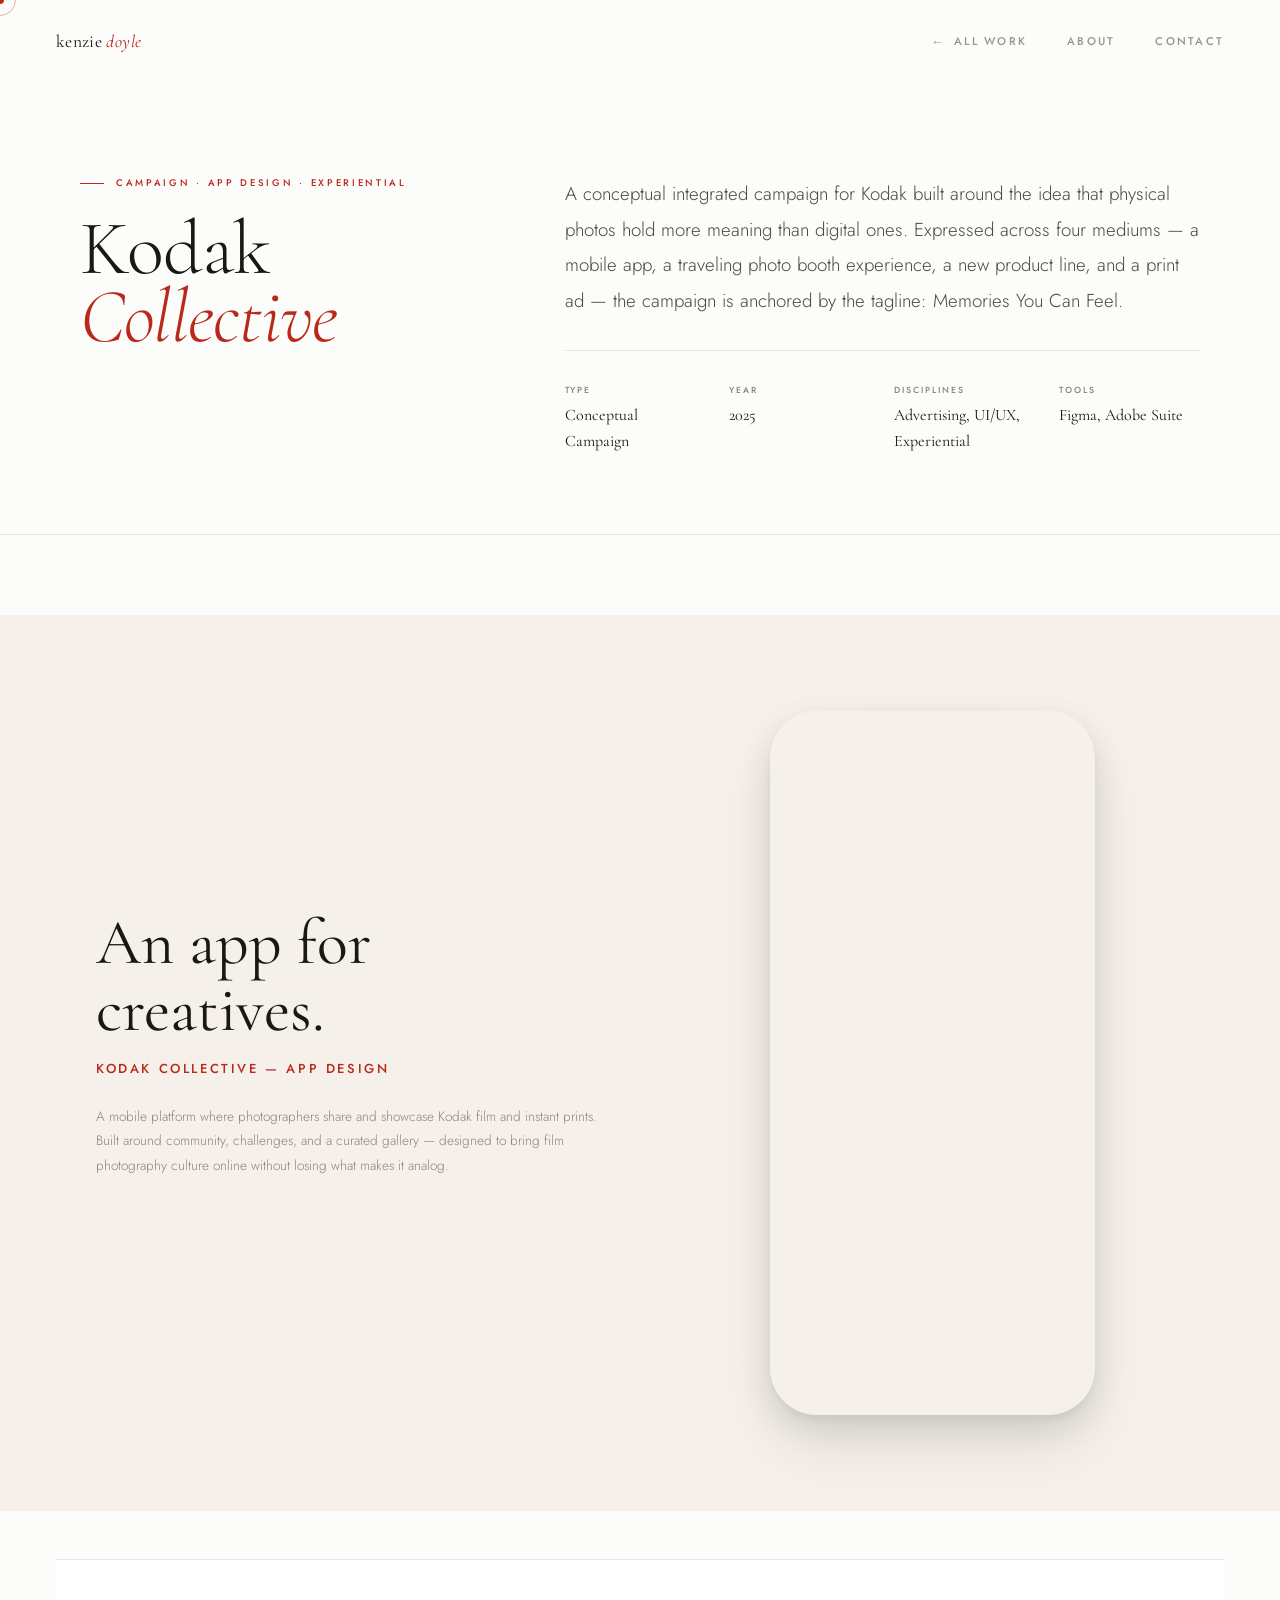
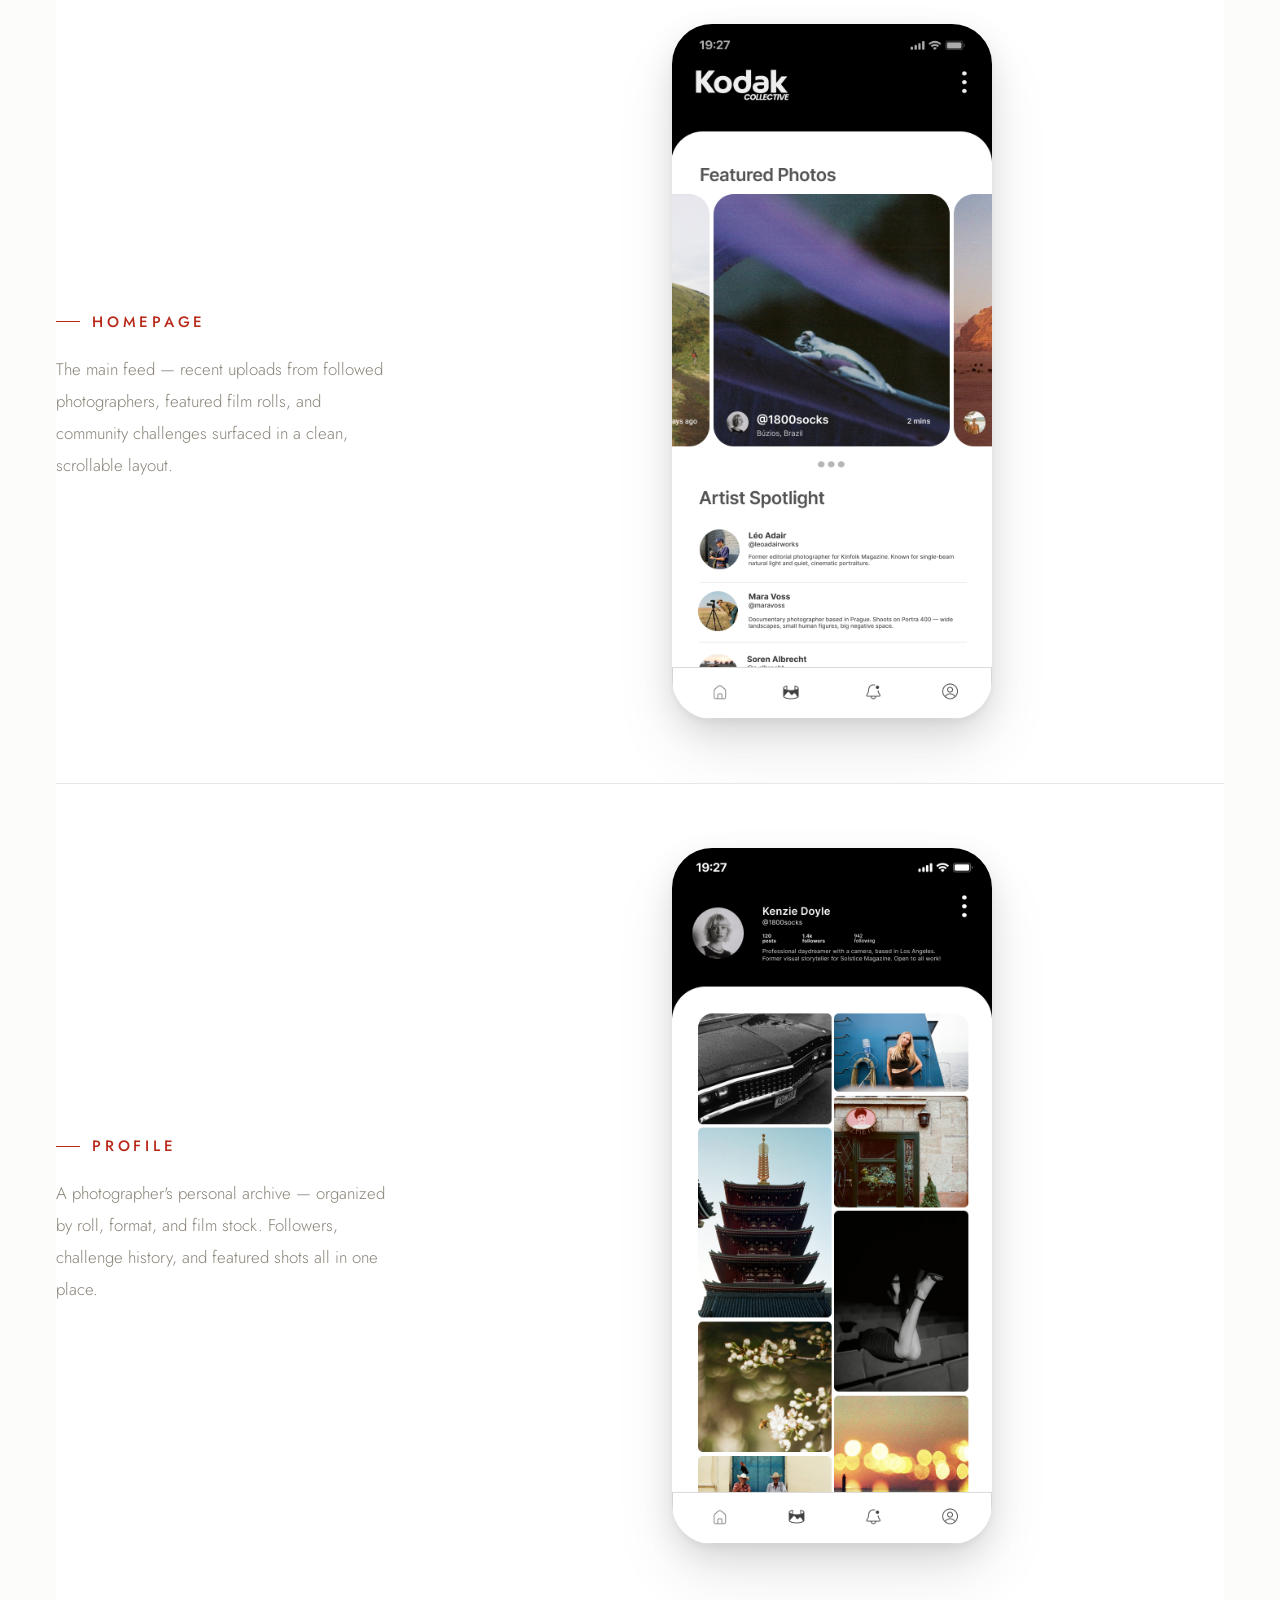
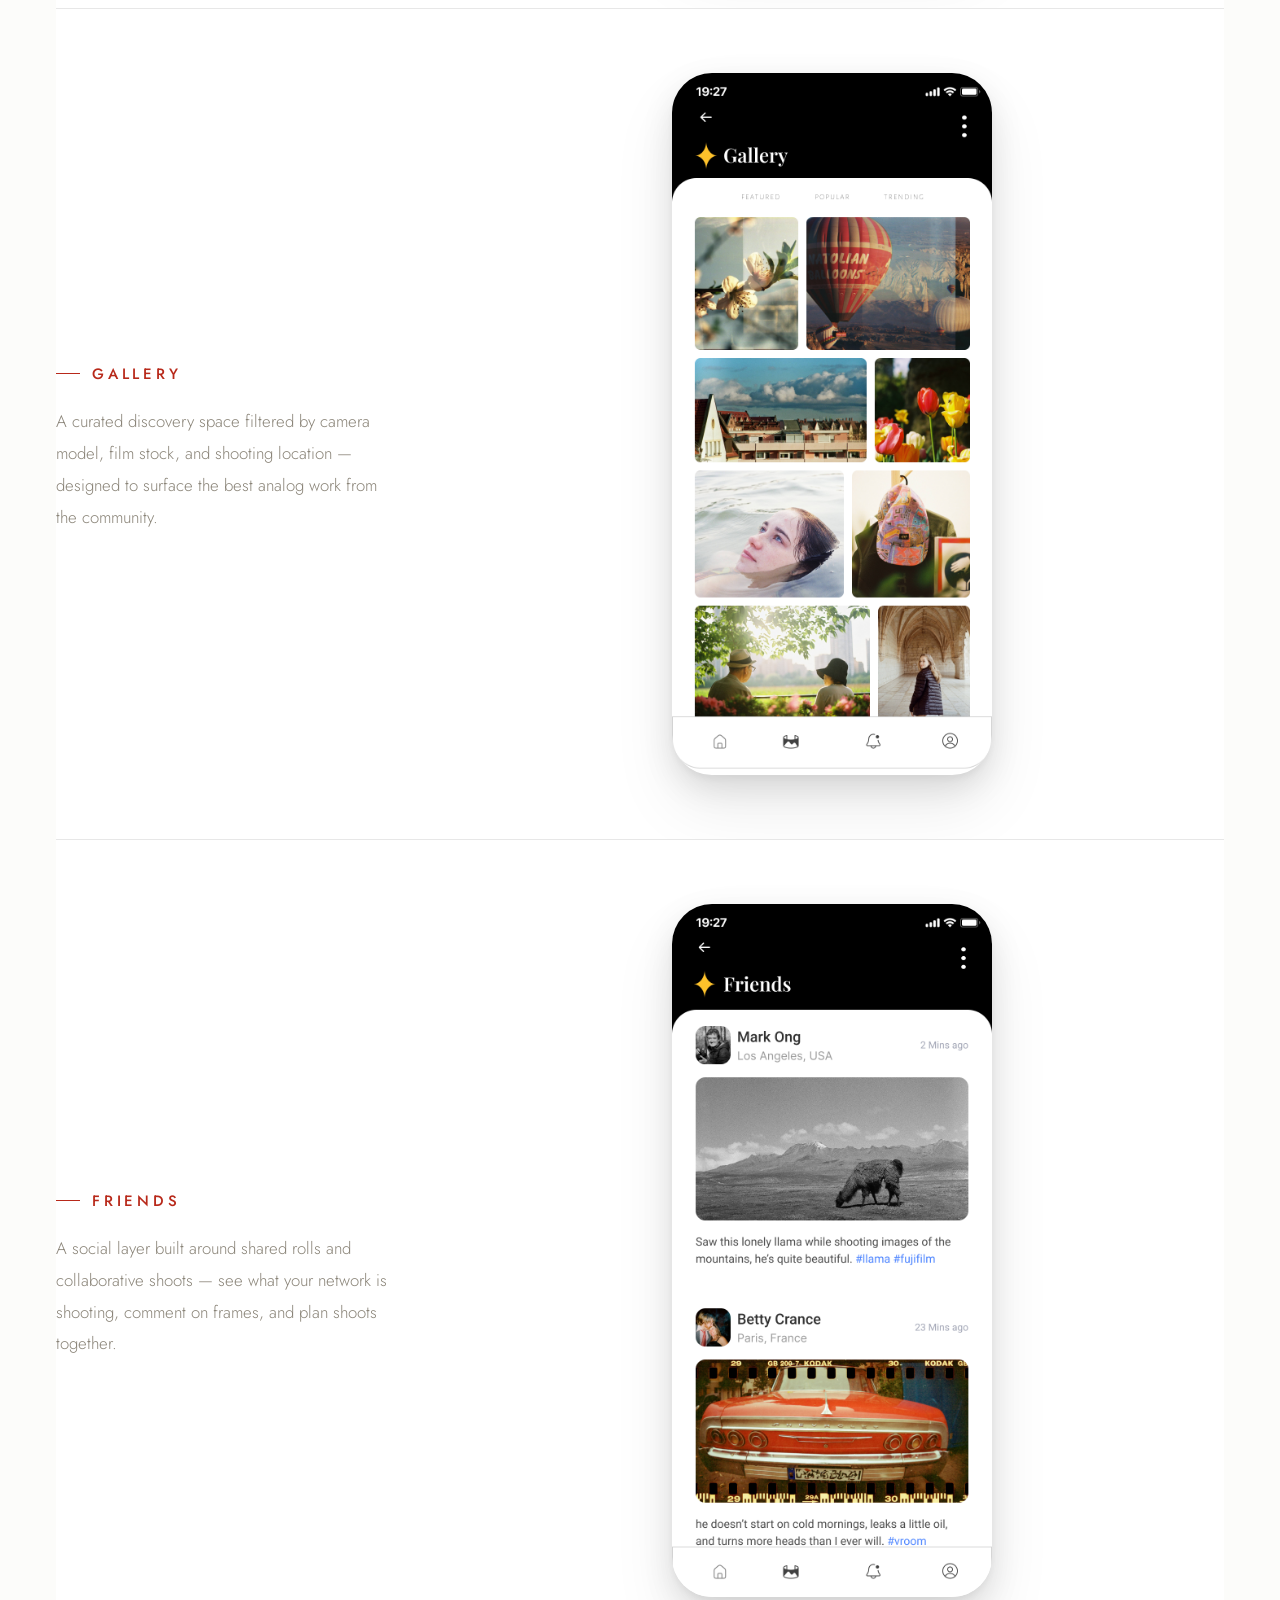
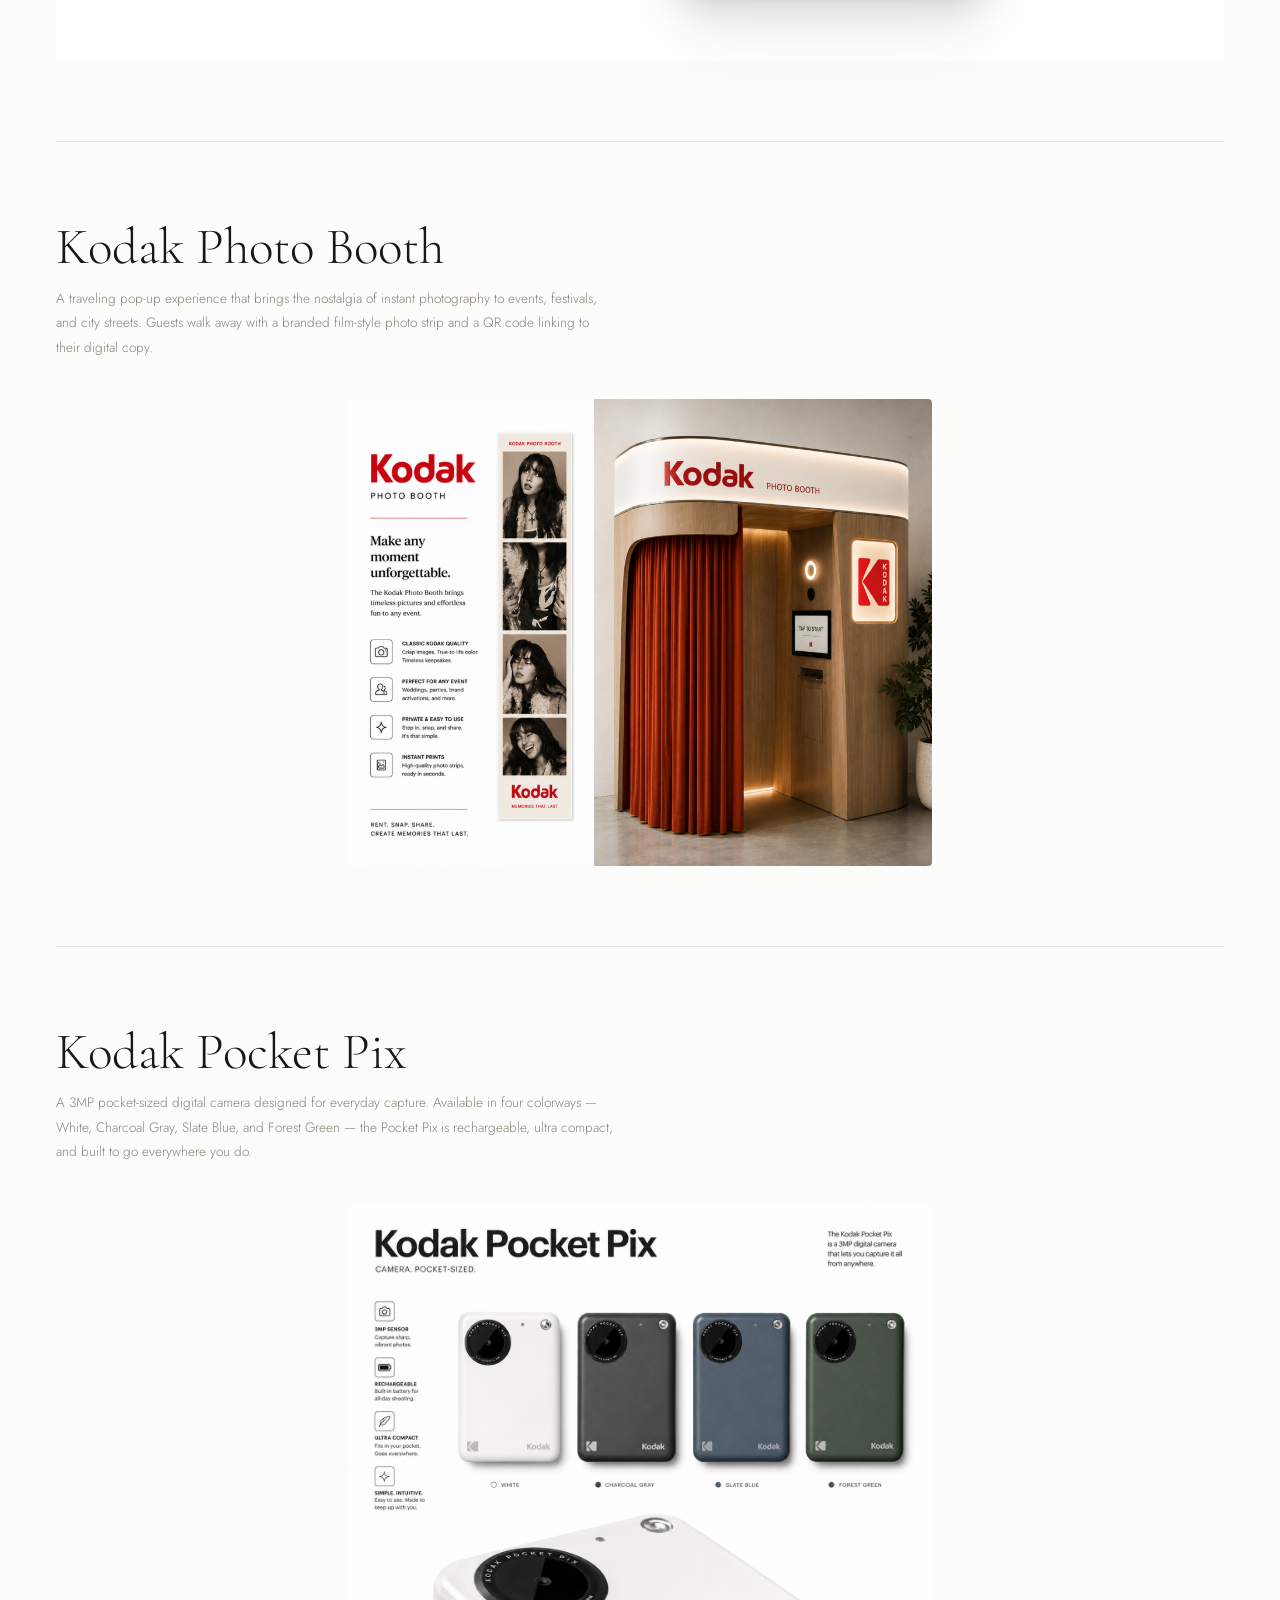
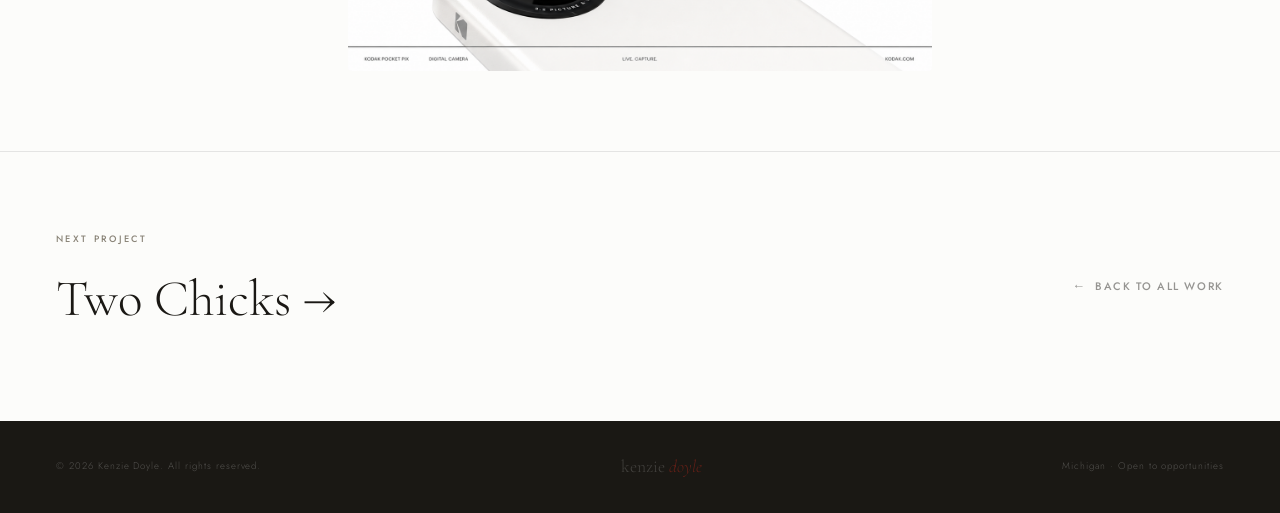
<file: kodak.html>
<!DOCTYPE html>
<html lang="en">
<head>
<meta charset="UTF-8">
<meta name="viewport" content="width=device-width, initial-scale=1.0">
<title>Kodak Collective — Kenzie Doyle</title>
<link rel="preconnect" href="https://fonts.googleapis.com">
<link rel="preconnect" href="https://fonts.gstatic.com" crossorigin>
<link href="https://fonts.googleapis.com/css2?family=Cormorant+Garamond:ital,wght@0,300;0,400;0,500;1,300;1,400;1,500&family=Jost:wght@300;400;500&display=swap" rel="stylesheet">
<style>
*, *::before, *::after { box-sizing: border-box; margin: 0; padding: 0; }

:root {
  --white: #FCFCFA;
  --white-mid: #f2f0eb;
  --black: #1a1814;
  --red: #b8291a;
  --muted: #8a8478;
  --border: rgba(26,24,20,.1);
  --serif: 'Cormorant Garamond', serif;
  --sans: 'Jost', sans-serif;
}

html { scroll-behavior: smooth; }
body { background:var(--white); color:var(--black); font-family:var(--sans); font-size:16px; line-height:1.6; overflow-x:hidden; cursor:none; }

/* CURSOR */
.cur { position:fixed; width:8px; height:8px; background:var(--red); border-radius:50%; pointer-events:none; z-index:9999; transform:translate(-50%,-50%); transition:width .15s,height .15s; }
.cur-r { position:fixed; width:32px; height:32px; border:1px solid var(--red); border-radius:50%; pointer-events:none; z-index:9998; transform:translate(-50%,-50%); opacity:.35; transition:width .2s,height .2s; }
body:has(a:hover) .cur, body:has(button:hover) .cur { width:16px; height:16px; }
body:has(a:hover) .cur-r, body:has(button:hover) .cur-r { width:48px; height:48px; opacity:.55; }

/* NAV */
nav { position:fixed; top:0; left:0; right:0; z-index:100; display:flex; justify-content:space-between; align-items:center; padding:1.75rem 3.5rem; background:linear-gradient(to bottom,var(--white) 70%,transparent); }
.nav-logo { font-family:var(--serif); font-size:1.1rem; font-weight:400; color:var(--black); text-decoration:none; letter-spacing:.02em; }
.nav-logo em { color:var(--red); font-style:italic; }
.nav-links { display:flex; gap:2.5rem; align-items:center; }
.nav-links a { font-size:.7rem; font-weight:500; letter-spacing:.2em; text-transform:uppercase; color:var(--black); text-decoration:none; opacity:.45; transition:opacity .2s; }
.nav-links a:hover { opacity:1; }
.nav-back { display:flex; align-items:center; gap:.5rem; font-size:.68rem; font-weight:500; letter-spacing:.15em; text-transform:uppercase; color:var(--black); text-decoration:none; opacity:.45; transition:opacity .2s; }
.nav-back:hover { opacity:1; }
.nav-back::before { content:'←'; font-size:.8rem; }

/* HERO */
.project-hero { padding:11rem 5rem 5rem; display:grid; grid-template-columns:0.75fr 1fr; gap:0.5rem; align-items:start; border-bottom:1px solid var(--border); }
.project-label { font-size:.6rem; font-weight:500; letter-spacing:.28em; text-transform:uppercase; color:var(--red); display:flex; align-items:center; gap:.75rem; margin-bottom:1.5rem; opacity:0; animation:fi .8s .2s forwards; }
.project-label::before { content:''; width:24px; height:1px; background:var(--red); }
.project-title { font-family:var(--serif); font-size:clamp(3rem,6vw,6.5rem); font-weight:300; line-height:.88; letter-spacing:-.01em; opacity:0; animation:fi .9s .4s forwards; }
.project-title em { font-style:italic; color:var(--red); }
.hero-right { display:flex; flex-direction:column; justify-content:flex-end; gap:2rem; opacity:0; animation:fi .8s .6s forwards; }
.project-desc { font-size:1.17rem; font-weight:300; color:#4a4840; line-height:1.9; max-width:100%; }
.project-meta { display:grid; grid-template-columns:repeat(4,1fr); gap:1.5rem; padding-top:2rem; border-top:1px solid var(--border); }
.meta-label { font-size:.55rem; font-weight:500; letter-spacing:.22em; text-transform:uppercase; color:var(--muted); margin-bottom:.35rem; }
.meta-value { font-family:var(--serif); font-size:1rem; font-weight:400; color:var(--black); }

/* SECTION */
.content-section { padding:5rem 3.5rem; }
.section-heading { font-family:var(--serif); font-size:clamp(2rem,4vw,3.5rem); font-weight:300; line-height:1; margin-bottom:.75rem; }
.section-sub { font-size:.85rem; font-weight:300; color:var(--muted); max-width:560px; line-height:1.8; margin-bottom:2.5rem; }

/* VIDEO */
.video-wrapper { width:100%; background:#000; border-radius:2px; overflow:hidden; margin-bottom:2.5rem; }
.video-wrapper video { width:100%; display:block; max-height:80vh; object-fit:contain; }

/* APP SECTION */
.app-section { padding:5rem 3.5rem; }
.app-top { display:grid; grid-template-columns:1fr 1fr; gap:5rem; align-items:center; background:#F5F0EA; padding:6rem 6rem; border-radius:0; width:calc(100% + 7rem); margin-left:-3.5rem; margin-right:-3.5rem; }
.app-screen-rows { margin-top:3rem; }
.app-screen-row { display:grid; grid-template-columns:1fr 1fr; gap:4rem; align-items:center; padding:4rem 0; background:#fff; border-top:1px solid var(--border); }
.app-video-col { display:flex; justify-content:center; align-items:center; }
.app-video-col .phone-center { transform:none; box-shadow:0 4px 6px rgba(0,0,0,.04),0 12px 32px rgba(0,0,0,.10),0 32px 64px rgba(0,0,0,.08); }

.app-screen-row > div:first-child { display:flex; flex-direction:column; gap:1.25rem; min-width:380px; justify-content:flex-start; padding-top:3rem; }
.app-screen-label { font-size:15px; font-weight:500; letter-spacing:0.25em; text-transform:uppercase; color:var(--red); display:flex; align-items:center; gap:.75rem; }
.app-screen-label::before { content:''; width:24px; height:1px; background:var(--red); }
.app-screen-info { font-size:1.05rem; font-weight:300; color:var(--muted); line-height:1.9; max-width:340px; }
.app-screen-img { width:320px; border-radius:40px; box-shadow:0 4px 6px rgba(0,0,0,.04),0 12px 32px rgba(0,0,0,.10),0 32px 64px rgba(0,0,0,.08); display:block; }
.phone-center { width:325px; height:704px; border-radius:47px; overflow:hidden; position:relative; flex-shrink:0; }
.app-editorial-headline { font-family:var(--serif); font-size:4rem; font-weight:400; line-height:1.05; color:var(--black); margin-bottom:1rem; }
.app-editorial-sub { font-size:13px; font-weight:500; letter-spacing:.2em; text-transform:uppercase; color:var(--red); margin-bottom:1.5rem; }
.phone-center video { position:static; width:100%; height:100%; object-fit:cover; display:block; }

/* PLACEHOLDER */
.placeholder { width:100%; background:var(--white-mid); border:1px dashed var(--border); border-radius:2px; display:flex; flex-direction:column; align-items:center; justify-content:center; gap:.5rem; }
.placeholder.video-ph { aspect-ratio:16/9; }
.placeholder.screen-ph { aspect-ratio:9/16; }
.placeholder span { font-size:.6rem; font-weight:500; letter-spacing:.2em; text-transform:uppercase; color:var(--muted); }

/* 2 COL IMAGE */
.grid-2 { display:grid; grid-template-columns:1fr 1fr; gap:6px; }
.grid-2 img { width:100%; display:block; object-fit:cover; }
.grid-2 .placeholder { aspect-ratio:16/9; }

/* FULL IMAGE */
.img-full { width:100%; display:block; object-fit:cover; }
.img-full.placeholder { aspect-ratio:16/9; }

/* NEXT PROJECT */
.next-project { padding:5rem 3.5rem; border-top:1px solid var(--border); display:flex; justify-content:space-between; align-items:center; flex-wrap:wrap; gap:2rem; }
.next-label { font-size:.58rem; font-weight:500; letter-spacing:.25em; text-transform:uppercase; color:var(--muted); margin-bottom:.75rem; }
.next-title { font-family:var(--serif); font-size:clamp(2rem,4vw,3.5rem); font-weight:300; color:var(--black); text-decoration:none; display:block; transition:color .2s; }
.next-title:hover { color:var(--red); }

/* FOOTER */
footer { background:var(--black); padding:2rem 3.5rem; display:flex; justify-content:space-between; align-items:center; flex-wrap:wrap; gap:1rem; }
footer p { font-size:.6rem; letter-spacing:.1em; color:rgba(252,252,250,.25); font-weight:300; }
.f-logo { font-family:var(--serif); font-size:1.1rem; font-weight:300; color:rgba(252,252,250,.18); }
.f-logo em { font-style:italic; color:rgba(184,41,26,.45); }

/* REVEAL */
.rv { opacity:0; transform:translateY(22px); transition:opacity .8s ease,transform .8s ease; }
.rv.on { opacity:1; transform:translateY(0); }

@keyframes fi { from{opacity:0;}to{opacity:1;} }

@media(max-width:900px){
  nav { padding:1.25rem 1.5rem; }
  .nav-links{gap:1rem;}
  .nav-links a{font-size:.62rem;letter-spacing:.13em;}
  .nav-back{font-size:.58rem;letter-spacing:.1em;}
  .project-hero { grid-template-columns:1fr; padding:7rem 1.5rem 3rem; gap:2.5rem; }
  .project-meta { grid-template-columns:repeat(2,1fr); gap:1.25rem 1.5rem; }
  .content-section,.next-project { padding-left:1.5rem; padding-right:1.5rem; }
  .app-section { padding:3.5rem 1.5rem; }
  .app-top { grid-template-columns:1fr; gap:2.5rem; width:100%; margin-left:0; margin-right:0; padding:3rem 1.5rem; }
  .app-editorial-headline { font-size:2.5rem; }
  .app-screen-row { grid-template-columns:1fr; gap:1.5rem; }
  .app-screen-row > div:first-child { min-width:0; }
  .app-screen-img { width:100%; }
  .phone-center { width:100%; height:auto; aspect-ratio:9/19.5; }
  .grid-2 { grid-template-columns:1fr; }
}
</style>
</head>
<body>

<div class="cur" id="c"></div>
<div class="cur-r" id="cr"></div>

<!-- NAV -->
<nav>
  <a href="index.html" class="nav-logo">kenzie <em>doyle</em></a>
  <div class="nav-links">
    <a href="index.html" class="nav-back">All Work</a>
    <a href="index.html#about">About</a>
    <a href="index.html#contact">Contact</a>
  </div>
</nav>

<!-- HERO -->
<section class="project-hero">
  <div class="hero-left">
    <p class="project-label">Campaign · App Design · Experiential</p>
    <h1 class="project-title">Kodak<br><em>Collective</em></h1>
  </div>
  <div class="hero-right">
    <p class="project-desc">A conceptual integrated campaign for Kodak built around the idea that physical photos hold more meaning than digital ones. Expressed across four mediums — a mobile app, a traveling photo booth experience, a new product line, and a print ad — the campaign is anchored by the tagline: Memories You Can Feel.</p>
    <div class="project-meta">
      <div class="meta-item">
        <p class="meta-label">Type</p>
        <p class="meta-value">Conceptual Campaign</p>
      </div>
      <div class="meta-item">
        <p class="meta-label">Year</p>
        <p class="meta-value">2025</p>
      </div>
      <div class="meta-item">
        <p class="meta-label">Disciplines</p>
        <p class="meta-value">Advertising, UI/UX, Experiential</p>
      </div>
      <div class="meta-item">
        <p class="meta-label">Tools</p>
        <p class="meta-value">Figma, Adobe Suite</p>
      </div>
    </div>
  </div>
</section>

<!-- KODAK COLLECTIVE APP -->
<!-- KODAK COLLECTIVE APP -->
<div class="app-section rv">

  <!-- Top: heading + video -->
  <div class="app-top">
    <div>
      <h2 class="app-editorial-headline">An app for<br>creatives.</h2>
      <p class="app-editorial-sub">Kodak Collective — App Design</p>
      <p class="section-sub">A mobile platform where photographers share and showcase Kodak film and instant prints. Built around community, challenges, and a curated gallery — designed to bring film photography culture online without losing what makes it analog.</p>
    </div>
    <div class="app-video-col">
      <div class="phone-center">
        <iframe src="https://player.vimeo.com/video/1205624296?background=1&autopause=0&loop=1&muted=1" frameborder="0" allow="autoplay; fullscreen" style="position:absolute; top:50%; left:50%; width:100%; height:100%; /* ADJUST ZOOM: change this scale value to crop in/out on the phone */ /* ADJUST POSITION: tweak the translate % values below to re-center the phone if needed */ transform:translate(-50%,-50%) scale(1.06);"></iframe>
      </div>
      <script src="https://player.vimeo.com/api/player.js"></script>
    </div>
  </div>

  <!-- Screen rows -->
  <div class="app-screen-rows">
    <div class="app-screen-row rv">
      <div>
        <p class="app-screen-label">Homepage</p>
        <p class="app-screen-info">The main feed — recent uploads from followed photographers, featured film rolls, and community challenges surfaced in a clean, scrollable layout.</p>
      </div>
      <div>
        <img src="images/kodak-app-homepage.png" alt="Homepage screen" class="app-screen-img">
      </div>
    </div>
    <div class="app-screen-row rv">
      <div>
        <p class="app-screen-label">Profile</p>
        <p class="app-screen-info">A photographer's personal archive — organized by roll, format, and film stock. Followers, challenge history, and featured shots all in one place.</p>
      </div>
      <div>
        <img src="images/kodak-app-profile.png" alt="Profile screen" class="app-screen-img">
      </div>
    </div>
    <div class="app-screen-row rv">
      <div>
        <p class="app-screen-label">Gallery</p>
        <p class="app-screen-info">A curated discovery space filtered by camera model, film stock, and shooting location — designed to surface the best analog work from the community.</p>
      </div>
      <div>
        <img src="images/kodak-app-gallery.png" alt="Gallery screen" class="app-screen-img">
      </div>
    </div>
    <div class="app-screen-row rv">
      <div>
        <p class="app-screen-label">Friends</p>
        <p class="app-screen-info">A social layer built around shared rolls and collaborative shoots — see what your network is shooting, comment on frames, and plan shoots together.</p>
      </div>
      <div>
        <img src="images/kodak-app-friends.png" alt="Friends screen" class="app-screen-img">
      </div>
    </div>
  </div>

</div>

<hr style="border:none;border-top:1px solid var(--border);margin:0 3.5rem;">

<!-- KODAK PHOTO BOOTH -->
<div class="content-section rv">
  <h2 class="section-heading">Kodak Photo Booth</h2>
  <p class="section-sub">A traveling pop-up experience that brings the nostalgia of instant photography to events, festivals, and city streets. Guests walk away with a branded film-style photo strip and a QR code linking to their digital copy.</p>
  <div class="rv" style="display:flex;justify-content:center;">
    <img src="images/kodak-photobooth.png" alt="Kodak Photo Booth" style="width:50%;border-radius:4px;display:block;">
  </div>
</div>

<hr style="border:none;border-top:1px solid var(--border);margin:0 3.5rem;">

<!-- KODAK MEMORY KIT -->
<div class="content-section rv">
  <h2 class="section-heading">Kodak Pocket Pix</h2>
  <p class="section-sub">A 3MP pocket-sized digital camera designed for everyday capture. Available in four colorways — White, Charcoal Gray, Slate Blue, and Forest Green — the Pocket Pix is rechargeable, ultra compact, and built to go everywhere you do.</p>
  <div class="rv" style="display:flex;justify-content:center;">
    <img src="images/kodak-pocketpix.png" alt="Kodak Pocket Pix" style="width:50%;border-radius:4px;display:block;">
  </div>
</div>

<!-- NEXT PROJECT -->
<div class="next-project rv">
  <div>
    <p class="next-label">Next Project</p>
    <a href="two-chicks.html" class="next-title">Two Chicks →</a>
  </div>
  <a href="index.html" class="nav-back" style="opacity:.45;font-size:.68rem;letter-spacing:.15em;text-transform:uppercase;text-decoration:none;color:var(--black);display:flex;align-items:center;gap:.5rem;transition:opacity .2s;">Back to All Work</a>
</div>

<footer>
  <p>© 2026 Kenzie Doyle. All rights reserved.</p>
  <span class="f-logo">kenzie <em>doyle</em></span>
  <p>Michigan · Open to opportunities</p>
</footer>

<script>
const C=document.getElementById('c'),R=document.getElementById('cr');
let mx=0,my=0,rx=0,ry=0;
document.addEventListener('mousemove',e=>{mx=e.clientX;my=e.clientY;C.style.left=mx+'px';C.style.top=my+'px';});
(function t(){rx+=(mx-rx)*.1;ry+=(my-ry)*.1;R.style.left=rx+'px';R.style.top=ry+'px';requestAnimationFrame(t);})();

const io=new IntersectionObserver(entries=>{
  entries.forEach(e=>{if(e.isIntersecting){e.target.classList.add('on');io.unobserve(e.target);}});
},{threshold:.08});
document.querySelectorAll('.rv').forEach(el=>io.observe(el));
</script>
</body>
</html>
</file>
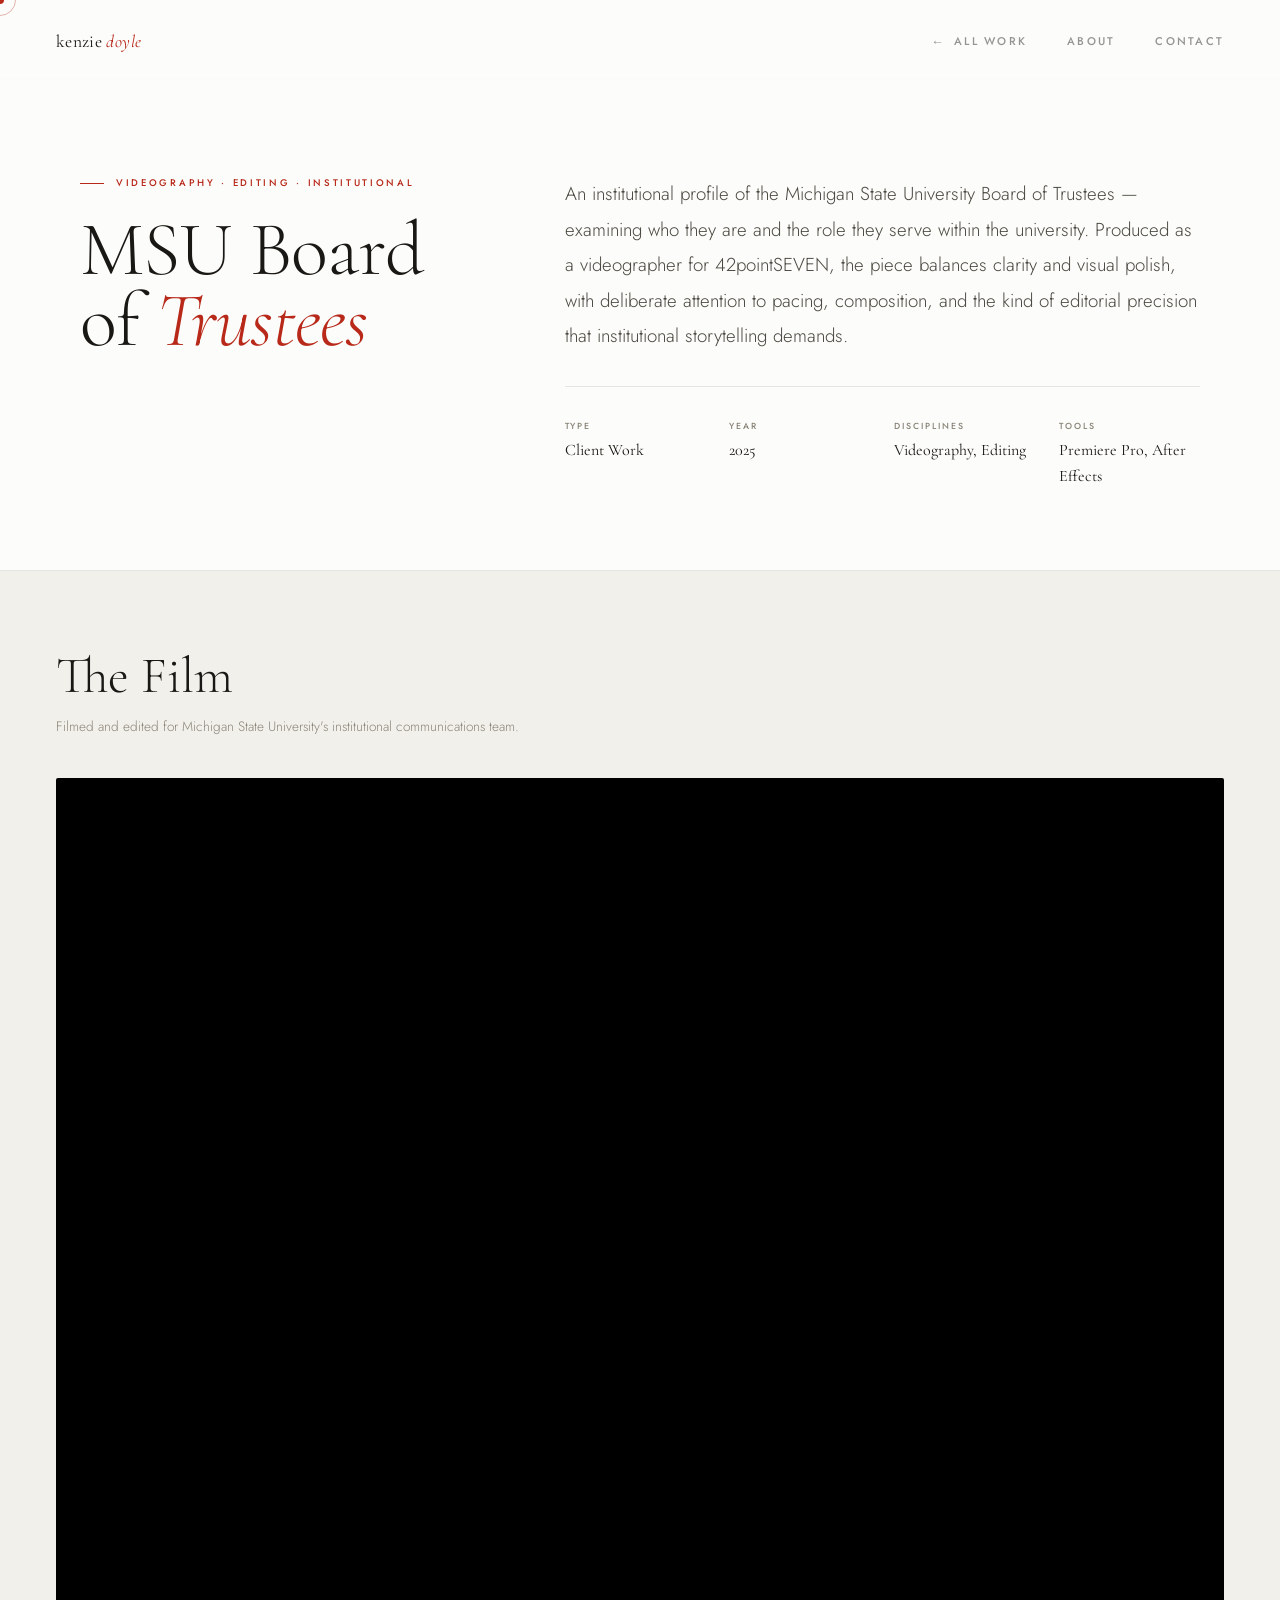
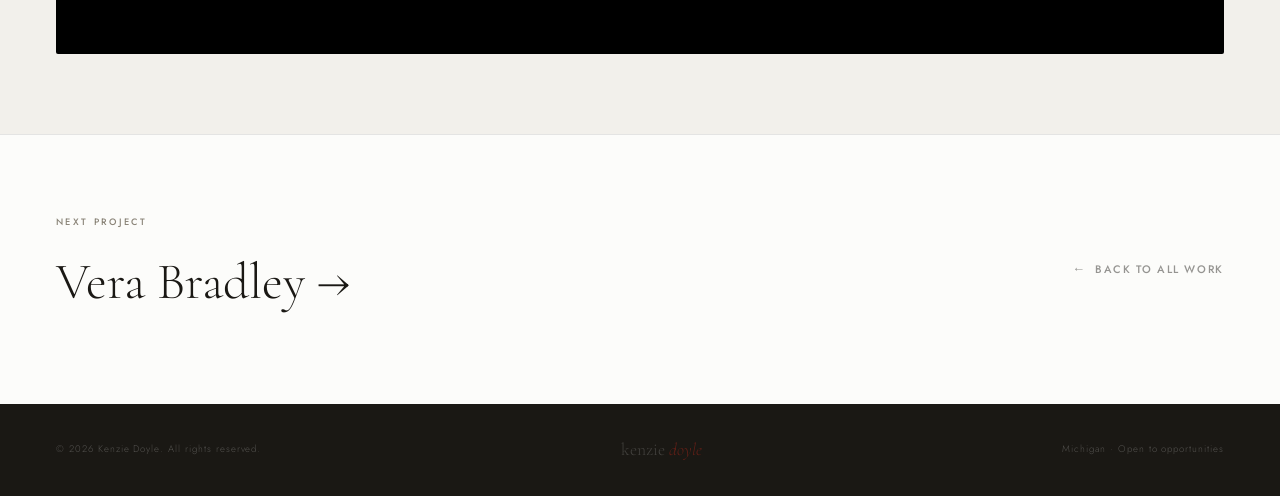
<file: msu-trustees.html>
<!DOCTYPE html>
<html lang="en">
<head>
<meta charset="UTF-8">
<meta name="viewport" content="width=device-width, initial-scale=1.0">
<title>MSU Board of Trustees — Kenzie Doyle</title>
<link rel="preconnect" href="https://fonts.googleapis.com">
<link rel="preconnect" href="https://fonts.gstatic.com" crossorigin>
<link href="https://fonts.googleapis.com/css2?family=Cormorant+Garamond:ital,wght@0,300;0,400;0,500;1,300;1,400;1,500&family=Jost:wght@300;400;500&display=swap" rel="stylesheet">
<style>
*, *::before, *::after { box-sizing: border-box; margin: 0; padding: 0; }

:root {
  --white: #FCFCFA;
  --white-mid: #f2f0eb;
  --black: #1a1814;
  --red: #b8291a;
  --muted: #8a8478;
  --border: rgba(26,24,20,.1);
  --serif: 'Cormorant Garamond', serif;
  --sans: 'Jost', sans-serif;
}

html { scroll-behavior: smooth; }
body { background:var(--white); color:var(--black); font-family:var(--sans); font-size:16px; line-height:1.6; overflow-x:hidden; cursor:none; }

/* CURSOR */
.cur { position:fixed; width:8px; height:8px; background:var(--red); border-radius:50%; pointer-events:none; z-index:9999; transform:translate(-50%,-50%); transition:width .15s,height .15s; }
.cur-r { position:fixed; width:32px; height:32px; border:1px solid var(--red); border-radius:50%; pointer-events:none; z-index:9998; transform:translate(-50%,-50%); opacity:.35; transition:width .2s,height .2s; }
body:has(a:hover) .cur, body:has(button:hover) .cur { width:16px; height:16px; }
body:has(a:hover) .cur-r, body:has(button:hover) .cur-r { width:48px; height:48px; opacity:.55; }

/* NAV */
nav { position:fixed; top:0; left:0; right:0; z-index:100; display:flex; justify-content:space-between; align-items:center; padding:1.75rem 3.5rem; background:linear-gradient(to bottom,var(--white) 70%,transparent); }
.nav-logo { font-family:var(--serif); font-size:1.1rem; font-weight:400; color:var(--black); text-decoration:none; letter-spacing:.02em; }
.nav-logo em { color:var(--red); font-style:italic; }
.nav-links { display:flex; gap:2.5rem; align-items:center; }
.nav-links a { font-size:.7rem; font-weight:500; letter-spacing:.2em; text-transform:uppercase; color:var(--black); text-decoration:none; opacity:.45; transition:opacity .2s; }
.nav-links a:hover { opacity:1; }
.nav-back { display:flex; align-items:center; gap:.5rem; font-size:.68rem; font-weight:500; letter-spacing:.15em; text-transform:uppercase; color:var(--black); text-decoration:none; opacity:.45; transition:opacity .2s; }
.nav-back:hover { opacity:1; }
.nav-back::before { content:'←'; font-size:.8rem; }

/* HERO */
.project-hero { padding:11rem 5rem 5rem; display:grid; grid-template-columns:0.75fr 1fr; gap:0.5rem; align-items:start; border-bottom:1px solid var(--border); }
.hero-left {}
.project-label { font-size:.6rem; font-weight:500; letter-spacing:.28em; text-transform:uppercase; color:var(--red); display:flex; align-items:center; gap:.75rem; margin-bottom:1.5rem; opacity:0; animation:fi .8s .2s forwards; }
.project-label::before { content:''; width:24px; height:1px; background:var(--red); }
.project-title { font-family:var(--serif); font-size:clamp(3rem,6vw,6rem); font-weight:300; line-height:.92; letter-spacing:-.01em; opacity:0; animation:fi .9s .4s forwards; }
.project-title em { font-style:italic; color:var(--red); }
.hero-right { display:flex; flex-direction:column; justify-content:flex-end; gap:2rem; opacity:0; animation:fi .8s .6s forwards; }
.project-desc { font-size:1.17rem; font-weight:300; color:#4a4840; line-height:1.9; max-width:100%; }
.project-meta { display:grid; grid-template-columns:repeat(4,1fr); gap:1.5rem; padding-top:2rem; border-top:1px solid var(--border); }
.meta-item {}
.meta-label { font-size:.55rem; font-weight:500; letter-spacing:.22em; text-transform:uppercase; color:var(--muted); margin-bottom:.35rem; }
.meta-value { font-family:var(--serif); font-size:1rem; font-weight:400; color:var(--black); }

/* VIDEO SECTION */
.video-section { background:var(--white-mid); padding:5rem 3.5rem; }
.video-header { margin-bottom:2.5rem; }
.section-heading { font-family:var(--serif); font-size:clamp(2rem,4vw,3.5rem); font-weight:300; line-height:1; }
.video-header p { font-size:.85rem; font-weight:300; color:var(--muted); max-width:480px; line-height:1.8; margin-top:.75rem; }
.video-wrapper { position:relative; width:100%; background:#000; border-radius:2px; overflow:hidden; }
.video-wrapper video { width:100%; display:block; max-height:75vh; object-fit:contain; }

/* NEXT PROJECT */
.next-project { padding:5rem 3.5rem; border-top:1px solid var(--border); display:flex; justify-content:space-between; align-items:center; flex-wrap:wrap; gap:2rem; }
.next-label { font-size:.58rem; font-weight:500; letter-spacing:.25em; text-transform:uppercase; color:var(--muted); margin-bottom:.75rem; }
.next-title { font-family:var(--serif); font-size:clamp(2rem,4vw,3.5rem); font-weight:300; color:var(--black); text-decoration:none; display:block; transition:color .2s; }
.next-title:hover { color:var(--red); }

/* FOOTER */
footer { background:var(--black); padding:2rem 3.5rem; display:flex; justify-content:space-between; align-items:center; flex-wrap:wrap; gap:1rem; }
footer p { font-size:.6rem; letter-spacing:.1em; color:rgba(252,252,250,.25); font-weight:300; }
.f-logo { font-family:var(--serif); font-size:1.1rem; font-weight:300; color:rgba(252,252,250,.18); }
.f-logo em { font-style:italic; color:rgba(184,41,26,.45); }

/* REVEAL */
.rv { opacity:0; transform:translateY(22px); transition:opacity .8s ease,transform .8s ease; }
.rv.on { opacity:1; transform:translateY(0); }

@keyframes fi { from{opacity:0;}to{opacity:1;} }

/* MOBILE */
@media(max-width:900px){
  nav{padding:1.25rem 1.5rem;}
  .nav-links{gap:1rem;}
  .nav-links a{font-size:.62rem;letter-spacing:.13em;}
  .nav-back{font-size:.58rem;letter-spacing:.1em;}
  .project-hero{grid-template-columns:1fr;padding:7rem 1.5rem 3rem;gap:2.5rem;}
  .project-meta{grid-template-columns:repeat(2,1fr);gap:1.25rem 1.5rem;}
  .video-section,.next-project{padding-left:1.5rem;padding-right:1.5rem;}
  .next-project{flex-direction:column;align-items:flex-start;}
}
</style>
</head>
<body>

<div class="cur" id="c"></div>
<div class="cur-r" id="cr"></div>

<!-- NAV -->
<nav>
  <a href="index.html" class="nav-logo">kenzie <em>doyle</em></a>
  <div class="nav-links">
    <a href="index.html" class="nav-back">All Work</a>
    <a href="index.html#about">About</a>
    <a href="index.html#contact">Contact</a>
  </div>
</nav>

<!-- PROJECT HERO -->
<section class="project-hero">
  <div class="hero-left">
    <p class="project-label">Videography · Editing · Institutional</p>
    <h1 class="project-title">MSU Board<br>of <em>Trustees</em></h1>
  </div>
  <div class="hero-right">
    <p class="project-desc">An institutional profile of the Michigan State University Board of Trustees — examining who they are and the role they serve within the university. Produced as a videographer for 42pointSEVEN, the piece balances clarity and visual polish, with deliberate attention to pacing, composition, and the kind of editorial precision that institutional storytelling demands.</p>
    <div class="project-meta">
      <div class="meta-item">
        <p class="meta-label">Type</p>
        <p class="meta-value">Client Work</p>
      </div>
      <div class="meta-item">
        <p class="meta-label">Year</p>
        <p class="meta-value">2025</p>
      </div>
      <div class="meta-item">
        <p class="meta-label">Disciplines</p>
        <p class="meta-value">Videography, Editing</p>
      </div>
      <div class="meta-item">
        <p class="meta-label">Tools</p>
        <p class="meta-value">Premiere Pro, After Effects</p>
      </div>
    </div>
  </div>
</section>

<!-- VIDEO SECTION -->
<div class="video-section rv">
  <div class="video-header">
    <h2 class="section-heading">The Film</h2>
    <p>Filmed and edited for Michigan State University's institutional communications team.</p>
  </div>
  <div class="video-wrapper rv">
    <div style="padding:75% 0 0 0;position:relative;"><iframe src="https://player.vimeo.com/video/1205623452?badge=0&amp;autopause=0&amp;player_id=0&amp;app_id=58479" frameborder="0" allow="autoplay; fullscreen; picture-in-picture; clipboard-write; encrypted-media; web-share" referrerpolicy="strict-origin-when-cross-origin" style="position:absolute;top:0;left:0;width:100%;height:100%;" title="Board Oof Trustees Video"></iframe></div><script src="https://player.vimeo.com/api/player.js"></script>
  </div>
</div>

<!-- NEXT PROJECT -->
<div class="next-project rv">
  <div>
    <p class="next-label">Next Project</p>
    <a href="vera-bradley.html" class="next-title">Vera Bradley →</a>
  </div>
  <a href="index.html" class="nav-back" style="opacity:.45;font-size:.68rem;letter-spacing:.15em;text-transform:uppercase;text-decoration:none;color:var(--black);display:flex;align-items:center;gap:.5rem;transition:opacity .2s;">Back to All Work</a>
</div>

<footer>
  <p>© 2026 Kenzie Doyle. All rights reserved.</p>
  <span class="f-logo">kenzie <em>doyle</em></span>
  <p>Michigan · Open to opportunities</p>
</footer>

<script>
// Cursor
const C=document.getElementById('c'),R=document.getElementById('cr');
let mx=0,my=0,rx=0,ry=0;
document.addEventListener('mousemove',e=>{mx=e.clientX;my=e.clientY;C.style.left=mx+'px';C.style.top=my+'px';});
(function t(){rx+=(mx-rx)*.1;ry+=(my-ry)*.1;R.style.left=rx+'px';R.style.top=ry+'px';requestAnimationFrame(t);})();

// Scroll reveal
const io=new IntersectionObserver(entries=>{
  entries.forEach(e=>{if(e.isIntersecting){e.target.classList.add('on');io.unobserve(e.target);}});
},{threshold:.08});
document.querySelectorAll('.rv').forEach(el=>io.observe(el));
</script>
</body>
</html>
</file>
